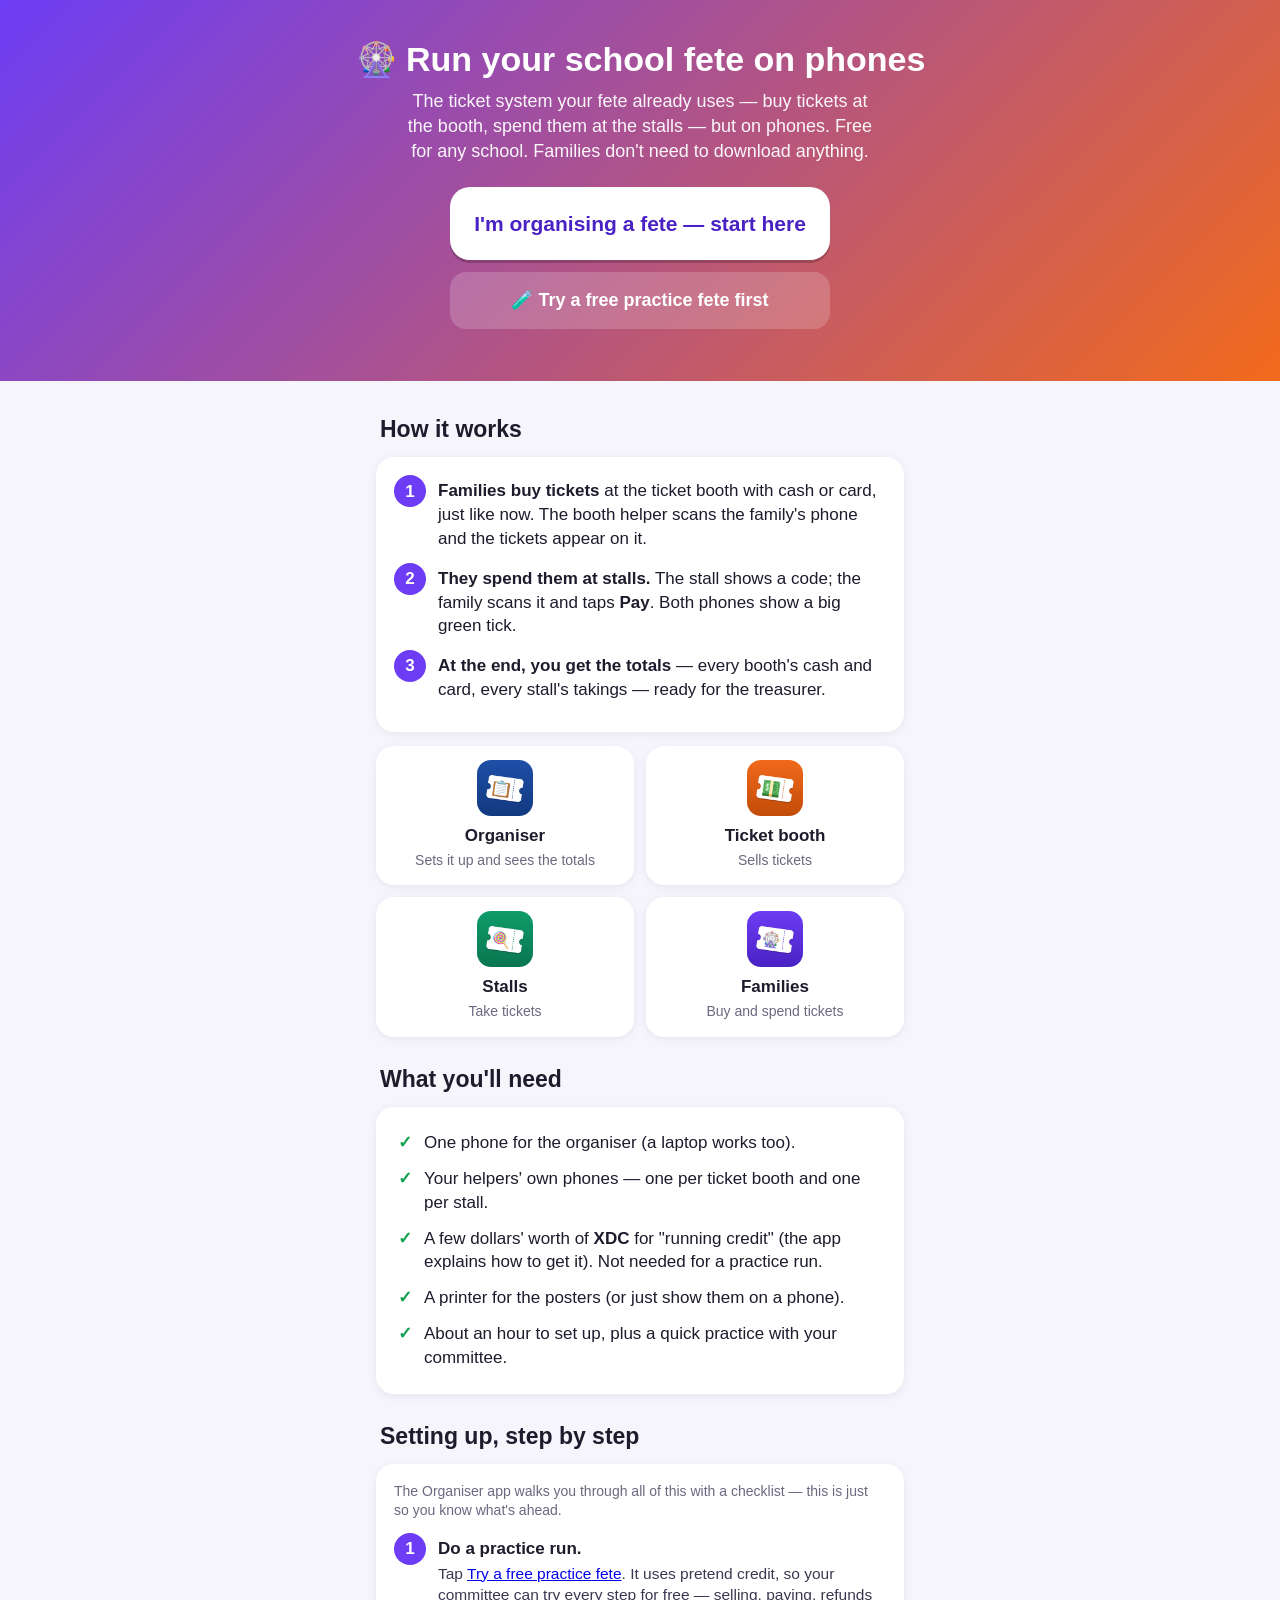
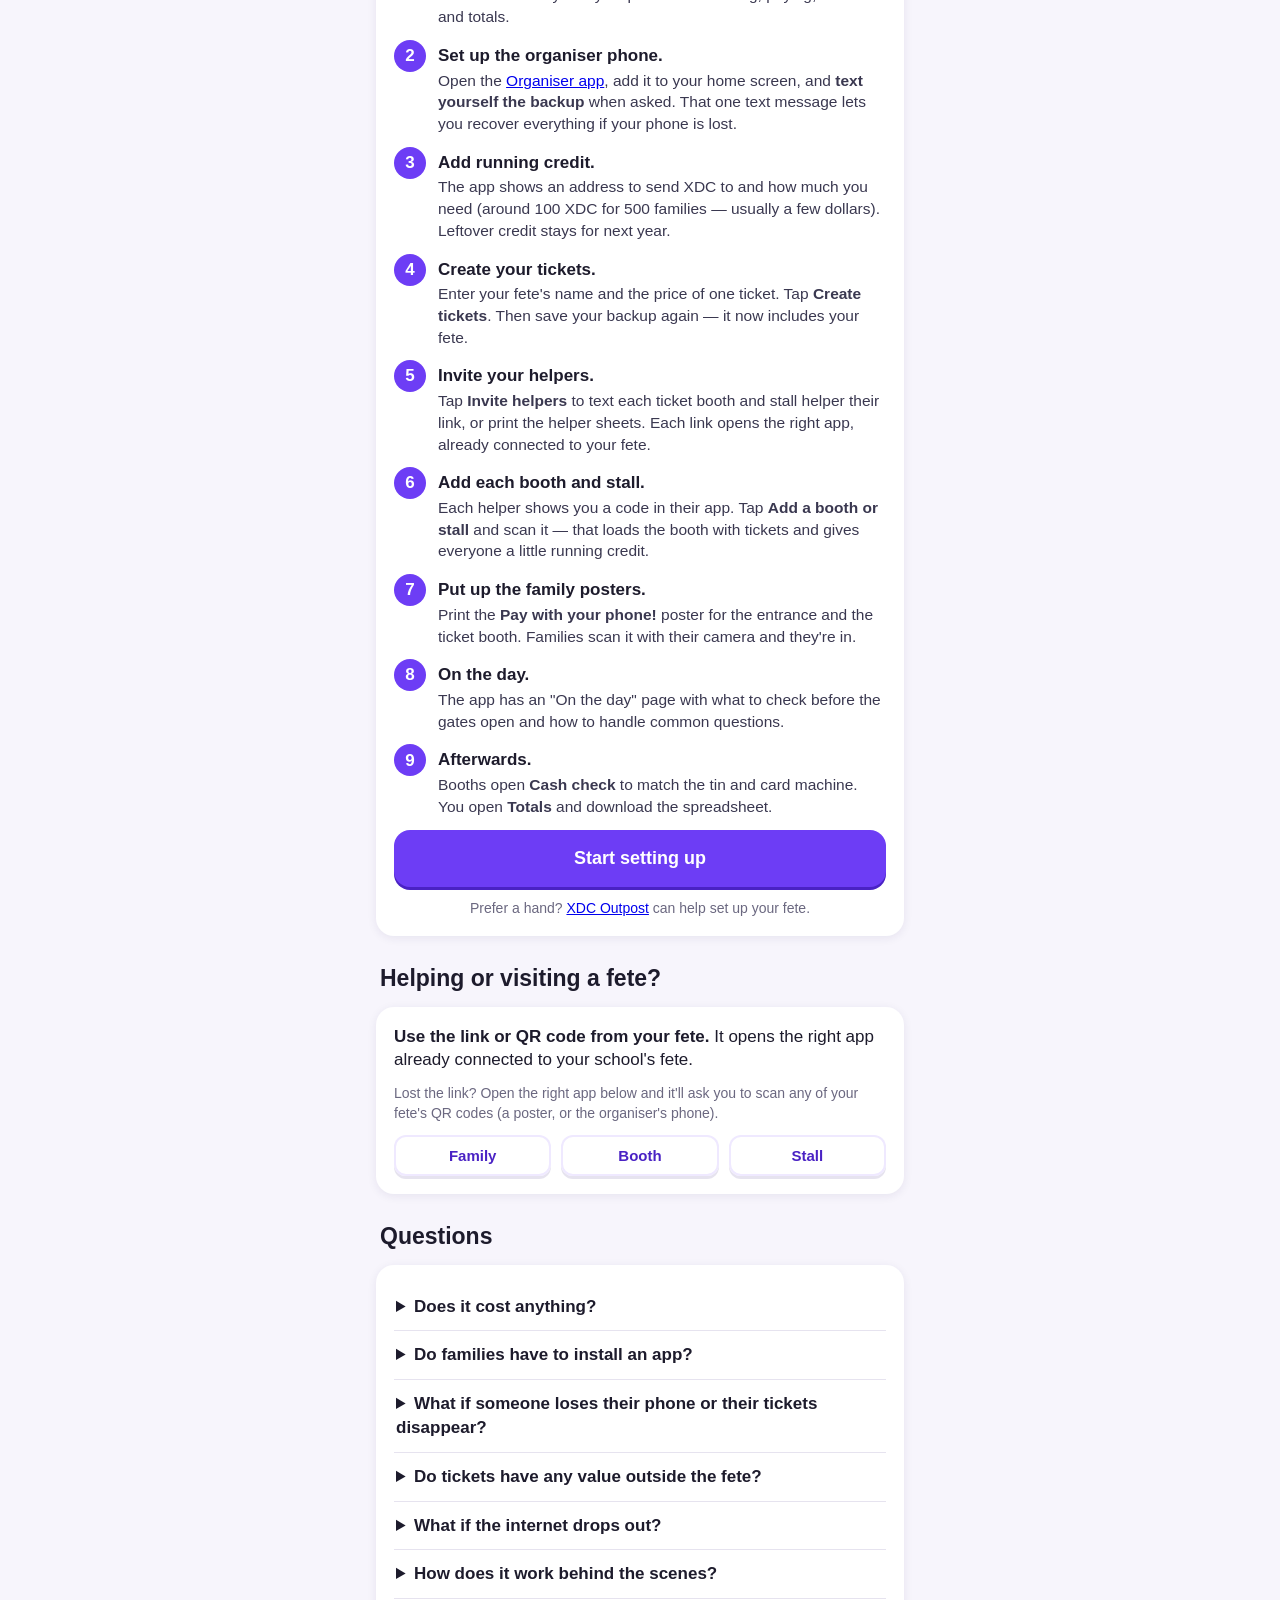
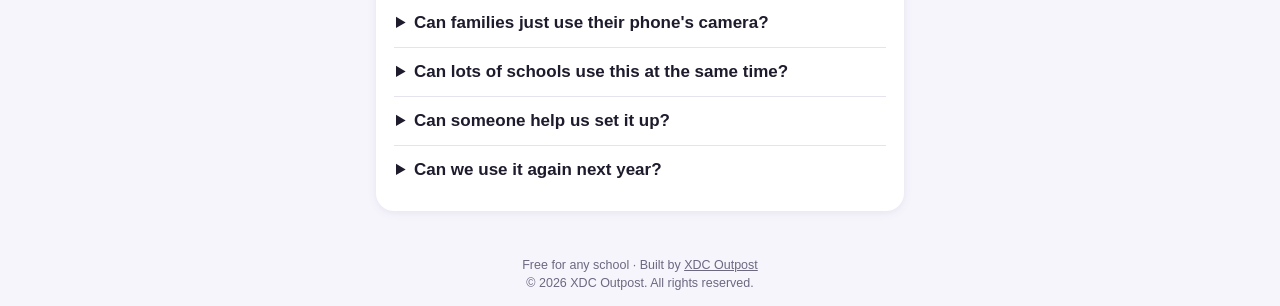
<file: index.html>
<!DOCTYPE html>
<html lang="en">
<head>
<meta charset="utf-8">
<meta name="viewport" content="width=device-width, initial-scale=1, viewport-fit=cover">
<title>Fete Tickets — run your school fete on phones</title>
<meta name="description" content="Free phone tickets for school fetes. Families buy tickets at the booth and pay at any stall by scanning a code. Set it up yourself in an afternoon.">
<meta name="theme-color" content="#6d3df5">
<link rel="icon" type="image/png" href="icons/customer-192.png">
<link rel="apple-touch-icon" href="icons/customer-180.png">
<link rel="stylesheet" href="shared/app.css">
<style>
  body { -webkit-user-select: text; user-select: text; }
  .hero-top { background: linear-gradient(135deg, #6d3df5, #f26a1b); color: #fff; padding: calc(40px + env(safe-area-inset-top, 0px)) 20px 40px; text-align: center; }
  .hero-top h1 { font-size: 34px; margin: 0 0 10px; line-height: 1.15; }
  .hero-top p { margin: 0 auto 22px; max-width: 480px; font-size: 18px; opacity: .95; }
  .hero-top .btn { max-width: 380px; margin-left: auto; margin-right: auto; }
  .hero-top .btn.white { background: #fff; color: #4a22c4; box-shadow: 0 3px 0 rgba(0,0,0,.2); }
  .hero-top .btn.clear { background: rgba(255,255,255,.18); box-shadow: none; }
  .roles { display: grid; grid-template-columns: 1fr 1fr; gap: 12px; margin-bottom: 14px; }
  .roles .card { margin: 0; text-align: center; padding: 14px 10px; }
  .roles img { width: 56px; height: 56px; border-radius: 14px; display: block; margin: 0 auto 8px; }
  .roles b { display: block; }
  .roles span { font-size: 14px; color: var(--muted); }
  .need li { padding: 6px 0 6px 30px; position: relative; list-style: none; }
  .need li::before { content: "✓"; position: absolute; left: 4px; color: var(--ok); font-weight: 800; }
  .need { padding: 0; margin: 0; }
  details.faq { border-bottom: 1px solid var(--line); padding: 12px 2px; }
  details.faq:last-child { border-bottom: 0; }
  details.faq summary { font-weight: 700; cursor: pointer; }
  details.faq p { margin: 8px 0 0; color: #3a3850; }
  .step-detail { color: #3a3850; font-size: 15.5px; margin-top: 2px; }
  .sec-title { margin: 26px 4px 12px; font-size: 23px; }
  main { padding-top: 6px; }
</style>
</head>
<body>
<div class="hero-top">
  <h1>🎡 Run your school fete on phones</h1>
  <p>The ticket system your fete already uses — buy tickets at the booth, spend them at the stalls — but on phones. Free for any school. Families don't need to download anything.</p>
  <a class="btn huge white" href="organiser/">I'm organising a fete — start here</a>
  <a class="btn clear" href="organiser/?net=test">🧪 Try a free practice fete first</a>
</div>

<main>
  <h2 class="sec-title">How it works</h2>
  <div class="card">
    <ol class="steps">
      <li><b>Families buy tickets</b> at the ticket booth with cash or card, just like now. The booth helper scans the family's phone and the tickets appear on it.</li>
      <li><b>They spend them at stalls.</b> The stall shows a code; the family scans it and taps <b>Pay</b>. Both phones show a big green tick.</li>
      <li><b>At the end, you get the totals</b> — every booth's cash and card, every stall's takings — ready for the treasurer.</li>
    </ol>
  </div>

  <div class="roles">
    <div class="card"><img src="icons/organiser-192.png" alt=""><b>Organiser</b><span>Sets it up and sees the totals</span></div>
    <div class="card"><img src="icons/booth-192.png" alt=""><b>Ticket booth</b><span>Sells tickets</span></div>
    <div class="card"><img src="icons/stall-192.png" alt=""><b>Stalls</b><span>Take tickets</span></div>
    <div class="card"><img src="icons/customer-192.png" alt=""><b>Families</b><span>Buy and spend tickets</span></div>
  </div>

  <h2 class="sec-title">What you'll need</h2>
  <div class="card">
    <ul class="need">
      <li>One phone for the organiser (a laptop works too).</li>
      <li>Your helpers' own phones — one per ticket booth and one per stall.</li>
      <li>A few dollars' worth of <b>XDC</b> for "running credit" (the app explains how to get it). Not needed for a practice run.</li>
      <li>A printer for the posters (or just show them on a phone).</li>
      <li>About an hour to set up, plus a quick practice with your committee.</li>
    </ul>
  </div>

  <h2 class="sec-title">Setting up, step by step</h2>
  <div class="card">
    <p class="muted small">The Organiser app walks you through all of this with a checklist — this is just so you know what's ahead.</p>
    <ol class="steps">
      <li><b>Do a practice run.</b><div class="step-detail">Tap <a href="organiser/?net=test">Try a free practice fete</a>. It uses pretend credit, so your committee can try every step for free — selling, paying, refunds and totals.</div></li>
      <li><b>Set up the organiser phone.</b><div class="step-detail">Open the <a href="organiser/">Organiser app</a>, add it to your home screen, and <b>text yourself the backup</b> when asked. That one text message lets you recover everything if your phone is lost.</div></li>
      <li><b>Add running credit.</b><div class="step-detail">The app shows an address to send XDC to and how much you need (around 100 XDC for 500 families — usually a few dollars). Leftover credit stays for next year.</div></li>
      <li><b>Create your tickets.</b><div class="step-detail">Enter your fete's name and the price of one ticket. Tap <b>Create tickets</b>. Then save your backup again — it now includes your fete.</div></li>
      <li><b>Invite your helpers.</b><div class="step-detail">Tap <b>Invite helpers</b> to text each ticket booth and stall helper their link, or print the helper sheets. Each link opens the right app, already connected to your fete.</div></li>
      <li><b>Add each booth and stall.</b><div class="step-detail">Each helper shows you a code in their app. Tap <b>Add a booth or stall</b> and scan it — that loads the booth with tickets and gives everyone a little running credit.</div></li>
      <li><b>Put up the family posters.</b><div class="step-detail">Print the <b>Pay with your phone!</b> poster for the entrance and the ticket booth. Families scan it with their camera and they're in.</div></li>
      <li><b>On the day.</b><div class="step-detail">The app has an "On the day" page with what to check before the gates open and how to handle common questions.</div></li>
      <li><b>Afterwards.</b><div class="step-detail">Booths open <b>Cash check</b> to match the tin and card machine. You open <b>Totals</b> and download the spreadsheet.</div></li>
    </ol>
    <a class="btn" href="organiser/">Start setting up</a>
    <p class="small muted center" style="margin:4px 0 0">Prefer a hand? <a href="https://xdcoutpost.xyz" target="_blank" rel="noopener">XDC Outpost</a> can help set up your fete.</p>
  </div>

  <h2 class="sec-title">Helping or visiting a fete?</h2>
  <div class="card">
    <p><b>Use the link or QR code from your fete.</b> It opens the right app already connected to your school's fete.</p>
    <p class="small muted">Lost the link? Open the right app below and it'll ask you to scan any of your fete's QR codes (a poster, or the organiser's phone).</p>
    <div class="grid3">
      <a class="btn secondary small" style="width:100%" href="customer/">Family</a>
      <a class="btn secondary small" style="width:100%" href="booth/">Booth</a>
      <a class="btn secondary small" style="width:100%" href="stall/">Stall</a>
    </div>
  </div>

  <h2 class="sec-title">Questions</h2>
  <div class="card">
    <details class="faq"><summary>Does it cost anything?</summary><p>The apps are free. The only cost is a small amount of XDC "running credit" that pays the tiny network fees each time tickets move — usually a few dollars for a whole fete. Practice runs are completely free.</p></details>
    <details class="faq"><summary>Do families have to install an app?</summary><p>No. They scan the poster and it opens in their phone's browser. Adding it to the home screen is optional. Helpers are asked to add their app to the home screen because they'll use it all day.</p></details>
    <details class="faq"><summary>What if someone loses their phone or their tickets disappear?</summary><p>When anyone starts, the app asks them to text themselves a backup message. Pasting that message back into the app — on any phone — brings their tickets back. The same goes for the organiser, whose backup also brings back the whole fete and team list.</p></details>
    <details class="faq"><summary>Do tickets have any value outside the fete?</summary><p>No. Just like paper tickets, they're only for spending at your fete. The money itself never goes through the app — families pay the ticket booth with cash or card as usual.</p></details>
    <details class="faq"><summary>What if the internet drops out?</summary><p>Phones need mobile data or Wi-Fi to buy and spend tickets. The apps reconnect by themselves and show a notice while offline. We recommend keeping a roll of paper tickets at the booth as a backup, just in case.</p></details>
    <details class="faq"><summary>How does it work behind the scenes?</summary><p>Tickets are recorded on the XDC Network, a fast, low-cost public ledger, which is why every movement can be counted exactly for the totals. Nobody at the fete needs to know or do anything about that — it just works in the background.</p></details>
    <details class="faq"><summary>Can families just use their phone's camera?</summary><p>Yes. The poster and every stall's payment code work with the phone's ordinary camera — it opens straight to the right screen. The in-app <b>Pay at a stall</b> button works too.</p></details>
    <details class="faq"><summary>Can lots of schools use this at the same time?</summary><p>Yes. Each school creates its own tickets, so fetes are completely separate — one school's tickets can't be spent at another school's fete, and each school sees only its own totals. A family who goes to two fetes keeps the two sets of tickets apart automatically and can switch between them in Settings.</p></details>
    <details class="faq"><summary>Can someone help us set it up?</summary><p>Yes. Fete Tickets is built by <a href="https://xdcoutpost.xyz" target="_blank" rel="noopener">XDC Outpost</a>, and we're happy to help your school with setup, a practice run with your committee, running credit, or anything on the day. Get in touch via <a href="https://xdcoutpost.xyz" target="_blank" rel="noopener">xdcoutpost.xyz</a>.</p></details>
    <details class="faq"><summary>Can we use it again next year?</summary><p>Yes. In the Organiser app, go to Settings → <b>Set up a different fete</b>. Any leftover running credit carries over.</p></details>
  </div>
</main>
<div class="footer">Free for any school · Built by <a href="https://xdcoutpost.xyz" target="_blank" rel="noopener">XDC Outpost</a><br>© 2026 XDC Outpost. All rights reserved.</div>
</body>
</html>
</file>
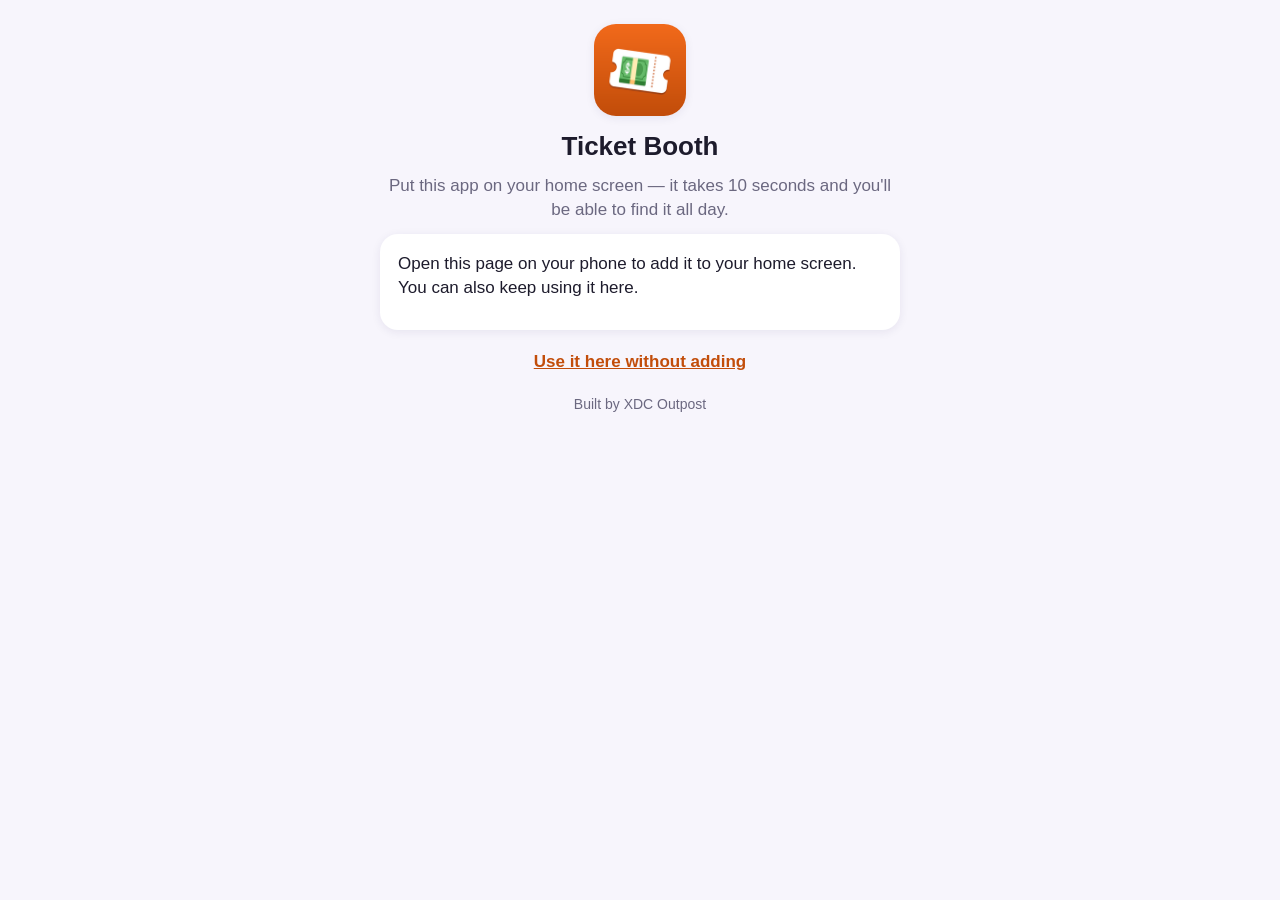
<file: booth/index.html>
<!DOCTYPE html>
<html lang="en">
<head>
<meta charset="utf-8">
<meta name="viewport" content="width=device-width, initial-scale=1, viewport-fit=cover">
<title>Ticket Booth</title>
<meta name="theme-color" content="#f26a1b">
<meta name="description" content="Sell fete tickets">
<link rel="manifest" href="manifest.webmanifest">
<link rel="icon" type="image/png" href="../icons/booth-192.png">
<link rel="apple-touch-icon" href="../icons/booth-180.png">
<meta name="apple-mobile-web-app-capable" content="yes">
<meta name="mobile-web-app-capable" content="yes">
<meta name="apple-mobile-web-app-title" content="Ticket Booth">
<meta name="apple-mobile-web-app-status-bar-style" content="black-translucent">
<link rel="stylesheet" href="../shared/app.css">
</head>
<body>
<header class="topbar">
  <div class="title"><b>Ticket Booth</b><small data-fete-name>&nbsp;</small></div>
  <button class="icon-btn" id="settingsBtn" aria-label="Settings">⚙️</button>
</header>

<main>
  <section data-view="home" hidden>
    <div id="setupNote" class="notice info" hidden>
      <b>Get tickets to sell.</b> Ask the fete organiser to scan this phone's code.
      <button class="btn small" id="showCode2">Show my code</button>
    </div>
    <div id="creditWarn" class="notice warn" hidden></div>
    <div id="backupNag" class="notice warn" hidden>
      <b>Save this phone's backup</b> in case anything happens to it.
      <button class="btn small" id="backupNow">Save it now</button>
    </div>

    <div class="card">
      <div class="row" style="align-items:center">
        <div><div class="muted small">Tickets left to sell</div><div style="font-size:30px;font-weight:800;color:var(--brand-dark)" id="float">–</div></div>
        <div style="text-align:right"><div class="muted small">Price</div><div style="font-weight:700" id="price">–</div></div>
      </div>
    </div>

    <h3 style="margin:4px 4px 10px">Sell tickets — tap what they paid</h3>
    <div class="grid3" id="quick"></div>
    <div style="height:12px"></div>
    <button class="btn secondary" id="otherBtn">Other amount</button>

    <div class="grid2">
      <button class="btn secondary" id="topupBtn"><span class="emoji">⚡</span> Fix a phone</button>
      <button class="btn secondary" id="buybackBtn"><span class="emoji">↩️</span> Buy back</button>
    </div>

    <div class="card">
      <div class="row" style="align-items:center;margin-bottom:6px"><h3 style="margin:0">Today</h3><button class="btn ghost small" id="totalsBtn" style="flex:none">Cash check ›</button></div>
      <div class="stat-grid">
        <div class="stat"><b id="tSold">0</b><span>tickets sold</span></div>
        <div class="stat"><b id="tMoney">$0</b><span>taken (cash + card)</span></div>
      </div>
      <ul class="list" id="recent" style="margin-top:8px"></ul>
    </div>
    <button class="btn ghost" id="myCodeBtn">Show this booth's code (for the organiser)</button>
  </section>

  <section data-view="mycode" hidden>
    <div class="center">
      <h1>This booth's code</h1>
      <p class="muted">The organiser scans this to load tickets and running credit onto this phone.</p>
      <div class="qr big" id="myQr"></div>
      <button class="btn secondary" data-home>Back</button>
    </div>
  </section>

  <section data-view="request" hidden>
    <div class="center">
      <h1 id="reqTitle">Customer: scan this</h1>
      <p class="muted" id="reqSub"></p>
      <div class="qr big" id="reqQr"></div>
      <div class="pill" id="reqStatus"><span class="spinner sm"></span>&nbsp; Waiting for the customer…</div>
      <div style="height:18px"></div>
      <button class="btn ghost" id="reqCancel">Cancel</button>
    </div>
  </section>

  <section data-view="totals" hidden>
    <h1>Cash check</h1>
    <div class="seg" id="totalsRange"><button data-r="today" class="on">Today</button><button data-r="all">All time</button></div>
    <div class="card">
      <div class="stat-grid">
        <div class="stat"><b id="cCash">$0</b><span>cash taken</span></div>
        <div class="stat"><b id="cCard">$0</b><span>card taken</span></div>
        <div class="stat"><b id="cBack">$0</b><span>paid back (buy-backs)</span></div>
        <div class="stat"><b id="cSales">0</b><span>sales</span></div>
      </div>
      <div class="notice info" style="margin:14px 0 0">The cash tin should hold <b id="cTin">$0</b> more than it started with.</div>
    </div>
    <div class="card"><h3>All sales</h3><ul class="list" id="allList"></ul></div>
    <button class="btn secondary" id="returnBtn">End of day: send unsold tickets back to organiser</button>
    <button class="btn ghost" data-home>Back</button>
  </section>
</main>
<script src="../config.js"></script>
<script src="../shared/vendor/ethers.umd.min.js"></script>
<script src="../shared/vendor/qrcode.js"></script>
<script src="../shared/vendor/jsQR.js"></script>
<script src="../shared/contract.js"></script>
<script src="../shared/core.js"></script>
<script src="app.js"></script>
</body>
</html>
</file>
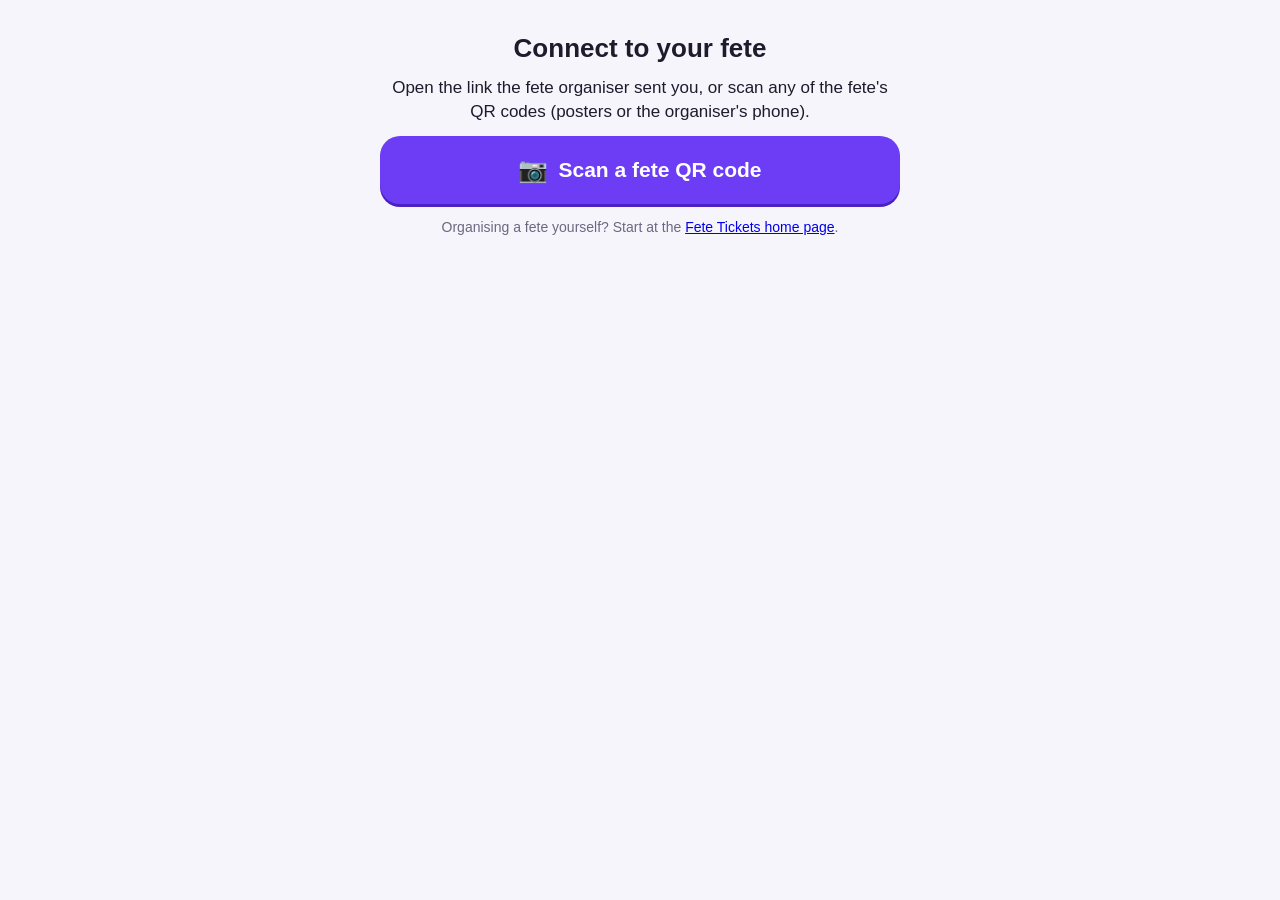
<file: customer/index.html>
<!DOCTYPE html>
<html lang="en">
<head>
<meta charset="utf-8">
<meta name="viewport" content="width=device-width, initial-scale=1, viewport-fit=cover">
<title>Fete Tickets</title>
<meta name="theme-color" content="#6d3df5">
<meta name="description" content="Your fete tickets on your phone">
<link rel="manifest" href="manifest.webmanifest">
<link rel="icon" type="image/png" href="../icons/customer-192.png">
<link rel="apple-touch-icon" href="../icons/customer-180.png">
<meta name="apple-mobile-web-app-capable" content="yes">
<meta name="mobile-web-app-capable" content="yes">
<meta name="apple-mobile-web-app-title" content="Tickets">
<meta name="apple-mobile-web-app-status-bar-style" content="black-translucent">
<link rel="stylesheet" href="../shared/app.css">
</head>
<body>
<header class="topbar">
  <div class="title"><b>My Fete Tickets</b><small data-fete-name>&nbsp;</small></div>
  <button class="icon-btn" id="settingsBtn" aria-label="Settings">⚙️</button>
</header>

<main>
  <!-- HOME -->
  <section data-view="home" hidden>
    <div id="backupNag" class="notice warn" hidden>
      <b>Save your backup</b> so you can't lose your tickets.
      <button class="btn small" id="backupNow">Save it now</button>
    </div>

    <div id="installTip" class="notice info" hidden>
      <div class="row" style="align-items:flex-start;gap:8px">
        <div style="flex:1">📲 <b>Tip:</b> add this to your home screen so it's easy to find today.</div>
        <button class="link" id="installTipX" aria-label="Dismiss" style="flex:none;padding:0 4px;text-decoration:none;font-size:20px">✕</button>
      </div>
      <button class="btn small" id="installTipGo">Show me how</button>
    </div>

    <div class="card hero">
      <div class="muted small">You have</div>
      <div class="big-number" id="bal">–</div>
      <div class="unit" id="balUnit">tickets</div>
      <div class="pill" id="balMoney" style="margin-top:10px" hidden></div>
    </div>

    <button class="btn huge" id="payBtn"><span class="emoji">📷</span> Pay at a stall</button>
    <div class="grid2">
      <button class="btn secondary" id="getBtn"><span class="emoji">🎟️</span> Get tickets</button>
      <button class="btn secondary" id="giveBtn"><span class="emoji">🎁</span> Give tickets</button>
    </div>

    <div class="card">
      <h3>Recent</h3>
      <ul class="list" id="recent"></ul>
      <button class="btn ghost small" id="allBtn" hidden>See everything</button>
    </div>
  </section>

  <!-- MY CODE (to receive tickets) -->
  <section data-view="mycode" hidden>
    <div class="center">
      <h1>Show this to the ticket booth</h1>
      <p class="muted">Pay them with cash or card, then they'll scan this code and your tickets appear here.</p>
      <div class="qr big" id="myQr"></div>
      <div class="pill" id="liveBal">You have – tickets</div>
      <div style="height:18px"></div>
      <button class="btn secondary" data-home>Back</button>
    </div>
  </section>

  <!-- PAY CONFIRM -->
  <section data-view="pay" hidden>
    <div class="card hero">
      <div class="muted">Pay</div>
      <div class="big-number" id="payAmt">–</div>
      <div class="unit" id="payUnit">tickets</div>
      <h2 id="payTo" style="margin:14px 0 4px"></h2>
      <div class="muted" id="payLabel"></div>
    </div>
    <div id="payWarn" class="notice bad" hidden></div>
    <p class="center muted small" id="payAfter"></p>
    <button class="btn huge ok" id="payGo">Pay now</button>
    <button class="btn ghost" data-home>Cancel</button>
  </section>

  <!-- HISTORY -->
  <section data-view="history" hidden>
    <h1>Everything</h1>
    <div class="card"><ul class="list" id="allList"></ul></div>
    <button class="btn secondary" data-home>Back</button>
  </section>
</main>
<script src="../config.js"></script>
<script src="../shared/vendor/ethers.umd.min.js"></script>
<script src="../shared/vendor/qrcode.js"></script>
<script src="../shared/vendor/jsQR.js"></script>
<script src="../shared/contract.js"></script>
<script src="../shared/core.js"></script>
<script src="app.js"></script>
</body>
</html>
</file>
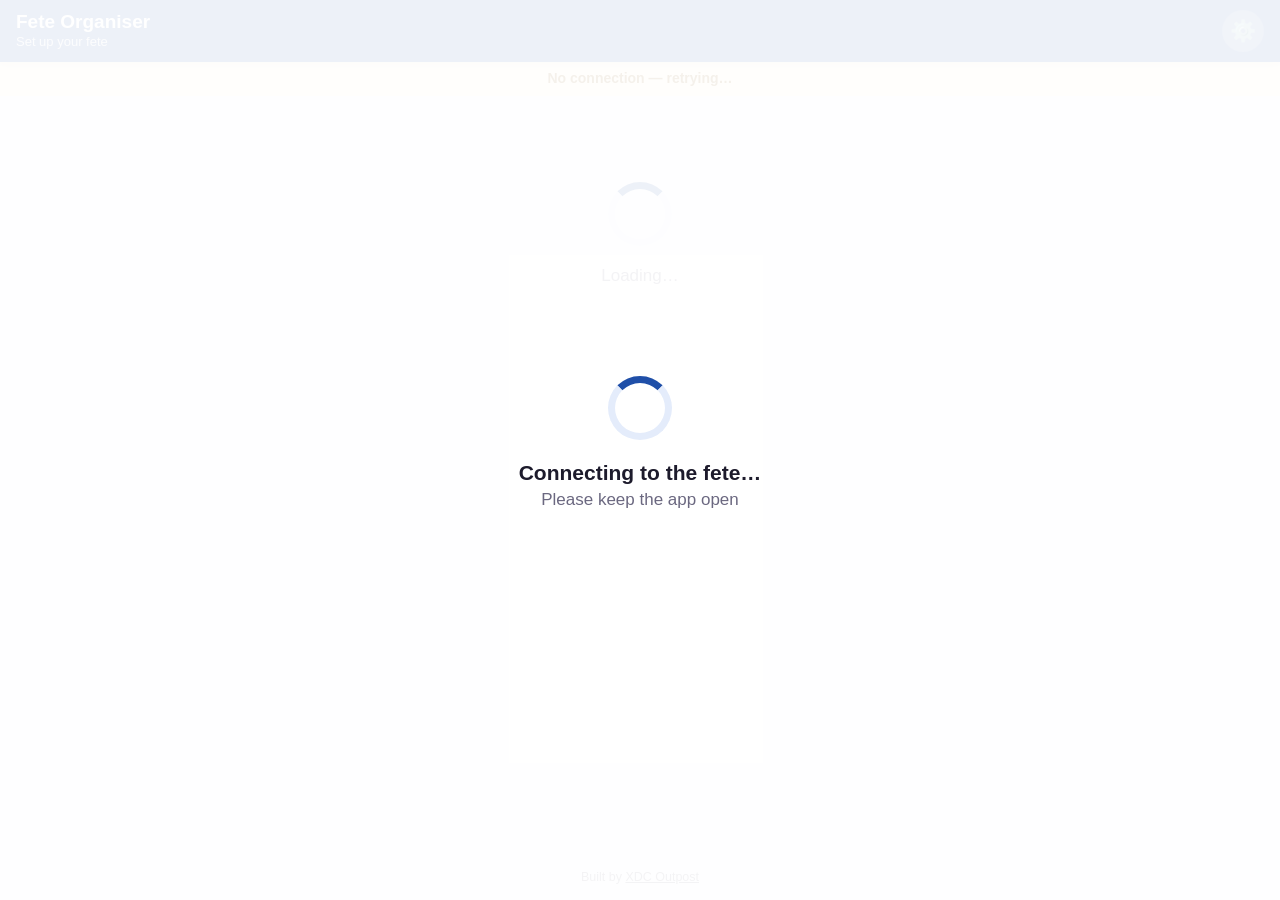
<file: organiser/index.html>
<!DOCTYPE html>
<html lang="en">
<head>
<meta charset="utf-8">
<meta name="viewport" content="width=device-width, initial-scale=1, viewport-fit=cover">
<title>Fete Organiser</title>
<meta name="theme-color" content="#1f4fa8">
<meta name="description" content="Run the fete ticket system">
<link rel="manifest" href="manifest.webmanifest">
<link rel="icon" type="image/png" href="../icons/organiser-192.png">
<link rel="apple-touch-icon" href="../icons/organiser-180.png">
<meta name="apple-mobile-web-app-capable" content="yes">
<meta name="mobile-web-app-capable" content="yes">
<meta name="apple-mobile-web-app-title" content="Organiser">
<meta name="apple-mobile-web-app-status-bar-style" content="black-translucent">
<link rel="stylesheet" href="../shared/app.css">
</head>
<body>
<header class="topbar no-print">
  <div class="title"><b>Fete Organiser</b><small data-fete-name>Set up your fete</small></div>
  <button class="icon-btn" id="settingsBtn" aria-label="Settings">⚙️</button>
</header>

<main>
  <!-- SETUP (no fete yet) -->
  <section data-view="setup" hidden>
    <h1>Set up your fete</h1>
    <div id="practiceOffer" class="notice info">
      <b>First time?</b> Do a practice run with pretend credit — it costs nothing and your committee can try every step.
      <button class="btn small" id="practiceGo">🧪 Start a practice fete</button>
    </div>
    <div id="practiceOn" class="notice warn" hidden>
      <b>Practice mode.</b> Everything works the same, but tickets and credit are pretend. Get free practice credit (below), then follow the steps.
      <button class="btn small secondary" id="practiceOff">Switch to a real fete</button>
    </div>

    <div class="card">
      <h2>1. Add running credit</h2>
      <p>The ticket system needs a small amount of <b>XDC</b> (a digital currency) to run — it pays tiny fees each time tickets move. About <b id="needEst">100 XDC</b> covers a typical fete (usually a few dollars' worth).</p>
      <details id="howXdc" class="card" style="box-shadow:none;background:var(--bg);margin-bottom:12px">
        <summary><b>How do I get XDC?</b></summary>
        <div id="howXdcBody" style="margin-top:10px"></div>
      </details>
      <div id="creditBox"></div>
    </div>

    <div class="card">
      <h2>2. Create your tickets</h2>
      <label class="field"><span>Fete name</span><input class="input" id="fName" maxlength="40" placeholder="e.g. Greenvale Public School Fete 2026"></label>
      <label class="field"><span>Price of one ticket (<span data-cur></span>)</span><input class="input" id="fPrice" type="number" inputmode="decimal" min="0.05" step="0.05" value="1.00"></label>
      <details class="small muted" style="margin-bottom:14px"><summary>More options</summary>
        <label class="field" style="margin-top:10px"><span>Number of tickets to create</span><input class="input" id="fSupply" type="number" inputmode="numeric" min="1000" step="1000" value="2000000"></label>
        <p>Create plenty — unsold tickets simply stay with you.</p>
      </details>
      <button class="btn huge" id="createBtn">Create tickets</button>
    </div>
    <div class="center"><button class="link" id="restoreOrg">Already set up on another phone? Restore your organiser backup</button></div>
  </section>

  <!-- JUST CREATED -->
  <section data-view="published" hidden>
    <div class="card center">
      <div style="font-size:60px">🎉</div>
      <h1>Your tickets are ready!</h1>
      <p class="muted">Two quick things and you're set.</p>
    </div>
    <div class="card">
      <h3>1. Save your organiser backup again</h3>
      <p class="small">Your backup message now includes your fete. If this phone is ever lost, that one text gets everything back on a new phone.</p>
      <button class="btn" id="pubBackup"><span class="emoji">📩</span> Save my backup</button>
      <div class="notice ok" id="pubBackupDone" hidden>✓ Backup saved</div>
    </div>
    <div class="card">
      <h3>2. Invite your helpers</h3>
      <p class="small">Send your ticket booth and stall helpers their link — or print the helper sheets.</p>
      <button class="btn secondary" id="pubInvite"><span class="emoji">👋</span> Invite helpers</button>
    </div>
    <button class="btn ghost" id="pubDone">Go to my dashboard</button>
  </section>

  <!-- DASHBOARD -->
  <section data-view="dash" hidden>
    <div id="backupNag" class="notice bad" hidden>
      <b>Save your organiser backup now.</b> Without it, losing this phone means losing control of the fete's tickets.
      <button class="btn small" id="backupNow">Save it now</button>
    </div>
    <div id="creditWarn" class="notice warn" hidden></div>

    <div class="card" id="checklistCard">
      <h2>Getting ready</h2>
      <ul class="list" id="checklist"></ul>
    </div>

    <div class="card">
      <div class="row">
        <div><div class="muted small">Tickets with you</div><div style="font-size:26px;font-weight:800;color:var(--brand-dark)" id="dTickets">–</div></div>
        <div style="text-align:right"><div class="muted small">Running credit</div><div style="font-size:26px;font-weight:800" id="dCredit">–</div></div>
      </div>
      <p class="small muted" style="margin:8px 0 0" id="dPrice"></p>
    </div>

    <div class="card">
      <div class="row" style="align-items:center"><h2 style="margin:0">Your team</h2><button class="btn small" id="refreshTeam" style="flex:none" aria-label="Refresh">↻</button></div>
      <p class="small muted">Ticket booths and stalls. Tap one for options.</p>
      <ul class="list" id="team"></ul>
      <button class="btn" id="addMember"><span class="emoji">📷</span> Add a booth or stall</button>
      <button class="btn secondary" id="inviteBtn2"><span class="emoji">👋</span> Invite helpers</button>
    </div>

    <div class="grid2">
      <button class="btn secondary" id="reportBtn"><span class="emoji">📊</span> Totals</button>
      <button class="btn secondary" id="postersBtn"><span class="emoji">🖨️</span> Posters</button>
      <button class="btn secondary" id="creditBtn"><span class="emoji">⚡</span> Credit</button>
      <button class="btn secondary" id="giftBtn"><span class="emoji">🎁</span> Give tickets</button>
    </div>
    <button class="btn ghost" id="dayGuideBtn">📋 On the day: what to do</button>
    <button class="btn ghost" id="feteSettingsBtn">Fete name &amp; ticket price</button>
    <p class="small muted center">Need a hand? <a href="https://xdcoutpost.xyz" target="_blank" rel="noopener">XDC Outpost</a> can help with setup or on the day.</p>
  </section>

  <!-- INVITE HELPERS -->
  <section data-view="invite" hidden>
    <h1>Invite your helpers</h1>
    <p class="muted">Helpers use their own phones. Send each one the right link (text, WhatsApp, email…). It opens the app already connected to your fete.</p>
    <div class="card">
      <h3>🎟️ Ticket booth helpers</h3>
      <p class="small">They sell tickets for cash or card.</p>
      <div class="grid2"><button class="btn small" style="width:100%" data-share="booth">Send link</button><button class="btn secondary small" style="width:100%" data-copylink="booth">Copy link</button></div>
    </div>
    <div class="card">
      <h3>🍭 Stall helpers</h3>
      <p class="small">They take tickets for food, rides and games.</p>
      <div class="grid2"><button class="btn small" style="width:100%" data-share="stall">Send link</button><button class="btn secondary small" style="width:100%" data-copylink="stall">Copy link</button></div>
    </div>
    <div class="card">
      <h3>Then, for each helper</h3>
      <ol class="steps">
        <li>They open the link and follow the steps (about a minute).</li>
        <li>They tap <b>Show this booth's / stall's code</b>.</li>
        <li>You tap <b>Add a booth or stall</b> and scan it. That loads them up and they're ready.</li>
      </ol>
      <p class="small muted">Prefer paper? Print the helper sheets from <b>Posters</b> — each has a QR code to scan.</p>
    </div>
    <button class="btn secondary" data-dash>Back</button>
  </section>

  <!-- RUNNING CREDIT -->
  <section data-view="credit" hidden>
    <h1>Running credit</h1>
    <div class="card" id="creditBox2"></div>
    <div class="card">
      <h3>How much do I need?</h3>
      <label class="field"><span>Expected number of families using phones</span><input class="input" id="estPeople" type="number" inputmode="numeric" value="500"></label>
      <p id="estOut"></p>
    </div>
    <button class="btn secondary" data-dash>Back</button>
  </section>

  <!-- REPORT -->
  <section data-view="report" hidden>
    <h1>Totals &amp; cash check</h1>
    <div id="repBody"></div>
    <button class="btn secondary" id="csvBtn" hidden>Download spreadsheet (CSV)</button>
    <button class="btn ghost" data-dash>Back</button>
  </section>

  <!-- POSTERS -->
  <section data-view="posters" hidden>
    <h1 class="no-print">Posters &amp; helper sheets</h1>
    <p class="muted no-print">Print these, or show them on this phone. Each has its own Print button.</p>
    <div id="posterList"></div>
    <button class="btn ghost no-print" data-dash>Back</button>
  </section>

  <!-- ON THE DAY -->
  <section data-view="dayguide" hidden>
    <h1>On the day</h1>
    <div class="card"><h3>Before gates open</h3><ol class="steps">
      <li>Every booth and stall phone opens its app and shows a balance (refresh on your dashboard to check).</li>
      <li>Ticket booths have tickets loaded; everyone has running credit (no warnings on your dashboard).</li>
      <li>Families' posters are up at the entrance and the ticket booth.</li>
      <li>Phones are charged — bring a power bank or two for booths.</li></ol></div>
    <div class="card"><h3>During the fete</h3><ul class="list">
      <li><div class="grow"><b>A family can't pay — "needs a top-up"</b><span style="white-space:normal">Ticket booth taps <b>Fix a phone</b> and scans them. Free, takes seconds.</span></div></li>
      <li><div class="grow"><b>A booth is running low on tickets</b><span style="white-space:normal">Tap the booth in <b>Your team</b> → Load more tickets.</span></div></li>
      <li><div class="grow"><b>Someone's tickets disappeared</b><span style="white-space:normal">They open the app, tap <b>I've used this before</b>, and paste their backup text.</span></div></li>
      <li><div class="grow"><b>A family wants their money back</b><span style="white-space:normal">Ticket booth taps <b>Buy back</b>; the app says how much cash to hand over.</span></div></li>
      <li><div class="grow"><b>No phone / no internet</b><span style="white-space:normal">Keep a roll of paper tickets at the booth as a backup.</span></div></li></ul></div>
    <div class="card"><h3>After the fete</h3><ol class="steps">
      <li>Each booth opens <b>Cash check</b> — cash and card totals to match against the tin and the card machine.</li>
      <li>Booths send unsold tickets back; stalls <b>hand in</b> their tickets.</li>
      <li>You open <b>Totals</b> and download the spreadsheet for the treasurer.</li></ol></div>
    <button class="btn secondary" data-dash>Back</button>
  </section>
</main>
<script src="../config.js"></script>
<script src="../shared/vendor/ethers.umd.min.js"></script>
<script src="../shared/vendor/qrcode.js"></script>
<script src="../shared/vendor/jsQR.js"></script>
<script src="../shared/contract.js"></script>
<script src="../shared/core.js"></script>
<script src="app.js"></script>
</body>
</html>
</file>
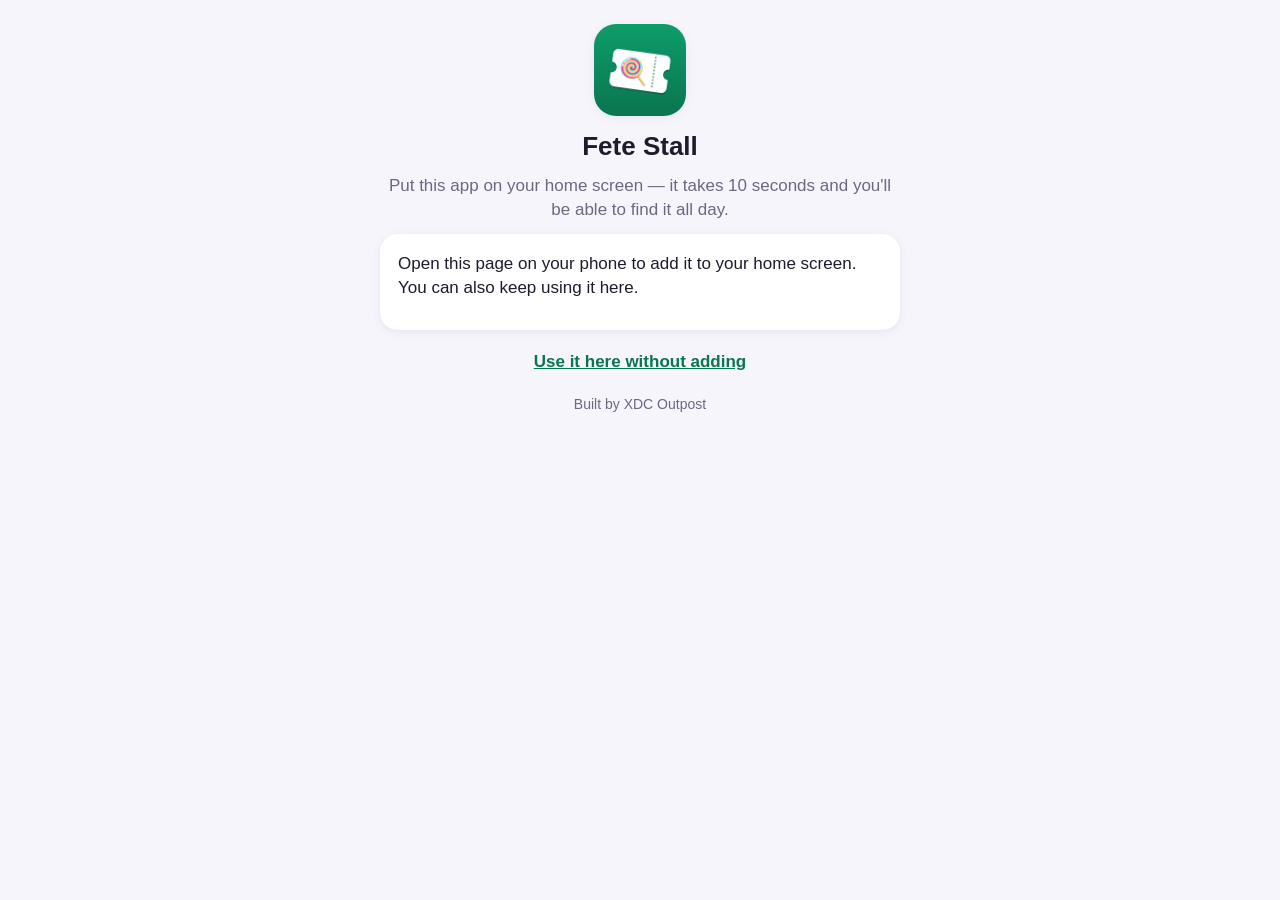
<file: stall/index.html>
<!DOCTYPE html>
<html lang="en">
<head>
<meta charset="utf-8">
<meta name="viewport" content="width=device-width, initial-scale=1, viewport-fit=cover">
<title>Fete Stall</title>
<meta name="theme-color" content="#0f9d6b">
<meta name="description" content="Take tickets at your stall">
<link rel="manifest" href="manifest.webmanifest">
<link rel="icon" type="image/png" href="../icons/stall-192.png">
<link rel="apple-touch-icon" href="../icons/stall-180.png">
<meta name="apple-mobile-web-app-capable" content="yes">
<meta name="mobile-web-app-capable" content="yes">
<meta name="apple-mobile-web-app-title" content="Fete Stall">
<meta name="apple-mobile-web-app-status-bar-style" content="black-translucent">
<link rel="stylesheet" href="../shared/app.css">
</head>
<body>
<header class="topbar">
  <div class="title"><b id="stallName">Fete Stall</b><small data-fete-name>&nbsp;</small></div>
  <button class="icon-btn" id="settingsBtn" aria-label="Settings">⚙️</button>
</header>

<main>
  <!-- SELL -->
  <section data-view="sell" hidden>
    <div id="backupNag" class="notice warn" hidden>
      <b>Save this stall's backup</b> — it keeps the tickets you've taken safe.
      <button class="btn small" id="backupNow">Save it now</button>
    </div>
    <div id="joinNote" class="notice info" hidden>
      <b>Last step:</b> show the organiser this stall's code so they can add you.
      <button class="btn small" id="joinCode">Show my stall's code</button>
    </div>
    <div id="noItems" class="card center" hidden>
      <h2>Add what you sell</h2>
      <p class="muted">Add your items and prices once, then just tap them to charge customers.</p>
      <button class="btn" id="addFirst">Add items</button>
    </div>
    <div class="grid3" id="items"></div>
    <div style="height:14px"></div>

    <div class="card" id="cartCard" hidden>
      <ul class="list" id="cart"></ul>
      <div class="row" style="align-items:center;margin-top:6px">
        <b style="font-size:20px">Total</b>
        <b style="font-size:26px;text-align:right;color:var(--brand-dark)" id="cartTotal">0</b>
      </div>
    </div>
    <button class="btn huge" id="chargeBtn" disabled>Charge</button>
    <div class="grid2">
      <button class="btn secondary" id="customBtn"><span class="emoji">🔢</span> Type amount</button>
      <button class="btn secondary" id="clearBtn">Clear</button>
    </div>
    <div class="grid3" style="margin-top:4px">
      <button class="btn ghost small" id="todayBtn" style="width:100%">📊 Today</button>
      <button class="btn ghost small" id="refundBtn" style="width:100%">↩️ Refund</button>
      <button class="btn ghost small" id="menuBtn" style="width:100%">✏️ Items</button>
    </div>
  </section>

  <!-- PAYMENT REQUEST -->
  <section data-view="request" hidden>
    <div class="center">
      <div class="muted">Customer pays</div>
      <div class="big-number" id="reqAmt">0</div>
      <div class="unit" id="reqUnit">tickets</div>
      <p class="muted small" id="reqItems" style="margin-top:6px"></p>
      <div class="qr big" id="reqQr"></div>
      <p><b>Customer:</b> scan this with your phone's camera, or in Fete Tickets tap <b>Pay at a stall</b>.</p>
      <div class="pill" id="reqStatus"><span class="spinner sm"></span>&nbsp; Waiting for payment…</div>
      <div style="height:16px"></div>
      <button class="btn ghost" id="reqCancel">Cancel</button>
    </div>
  </section>

  <!-- MENU EDITOR -->
  <section data-view="menu" hidden>
    <h1>Your items</h1>
    <p class="muted">Customers never see this list — it just makes charging quick.</p>
    <div class="card"><ul class="list" id="menuList"></ul></div>
    <div class="card">
      <h3>Add an item</h3>
      <label class="field"><span>Item</span><input class="input" id="newName" placeholder="e.g. Sausage sizzle" maxlength="30"></label>
      <label class="field"><span>Price in tickets</span><input class="input" id="newPrice" type="number" inputmode="decimal" min="0" step="0.5" placeholder="e.g. 3"></label>
      <button class="btn" id="addItem">Add item</button>
    </div>
    <button class="btn secondary" data-sell>Done</button>
  </section>

  <!-- TODAY -->
  <section data-view="today" hidden>
    <h1>Today</h1>
    <div class="card">
      <div class="stat-grid">
        <div class="stat"><b id="sTaken">0</b><span>tickets taken</span></div>
        <div class="stat"><b id="sMoney">$0</b><span>worth</span></div>
        <div class="stat"><b id="sCount">0</b><span>sales</span></div>
        <div class="stat"><b id="sHeld">–</b><span>tickets on this phone</span></div>
      </div>
    </div>
    <div class="card"><h3>Sales</h3><ul class="list" id="salesList"></ul></div>
    <button class="btn secondary" id="handInBtn">End of day: hand tickets in to organiser</button>
    <button class="btn ghost" id="myCodeBtn">Show this stall's code (for the organiser)</button>
    <button class="btn ghost" data-sell>Back</button>
  </section>

  <section data-view="mycode" hidden>
    <div class="center">
      <h1>This stall's code</h1>
      <p class="muted">The organiser scans this to add your stall and top up its running credit.</p>
      <div class="qr big" id="myQr"></div>
      <button class="btn secondary" data-sell>Back</button>
    </div>
  </section>
</main>
<script src="../config.js"></script>
<script src="../shared/vendor/ethers.umd.min.js"></script>
<script src="../shared/vendor/qrcode.js"></script>
<script src="../shared/vendor/jsQR.js"></script>
<script src="../shared/contract.js"></script>
<script src="../shared/core.js"></script>
<script src="app.js"></script>
</body>
</html>
</file>
<file: shared/app.css>
/* Fete Tickets — shared styles for every app */
:root {
  --brand: #6d3df5;
  --brand-dark: #4a22c4;
  --brand-soft: #efe9ff;
  --ink: #1d1b2c;
  --muted: #6b6880;
  --line: #e6e3ef;
  --bg: #f7f5fc;
  --card: #ffffff;
  --ok: #12a150;
  --ok-soft: #e3f8ec;
  --warn: #c77700;
  --warn-soft: #fff4dd;
  --bad: #d23246;
  --bad-soft: #ffe8eb;
  --radius: 18px;
  --shadow: 0 2px 10px rgba(40, 20, 90, .08);
  --safe-top: env(safe-area-inset-top, 0px);
  --safe-bottom: env(safe-area-inset-bottom, 0px);
}
body.role-customer  { --brand:#6d3df5; --brand-dark:#4a22c4; --brand-soft:#efe9ff; }
body.role-booth     { --brand:#f26a1b; --brand-dark:#c24d0a; --brand-soft:#ffeee3; }
body.role-stall     { --brand:#0f9d6b; --brand-dark:#0a7650; --brand-soft:#e0f6ee; }
body.role-organiser { --brand:#1f4fa8; --brand-dark:#133a80; --brand-soft:#e4ecfb; }

* { box-sizing: border-box; -webkit-tap-highlight-color: transparent; }
html, body { margin: 0; padding: 0; }
body {
  font-family: -apple-system, BlinkMacSystemFont, "Segoe UI", Roboto, "Helvetica Neue", Arial, sans-serif;
  background: var(--bg); color: var(--ink);
  font-size: 17px; line-height: 1.4;
  min-height: 100vh; min-height: 100dvh;
  display: flex; flex-direction: column;
  -webkit-user-select: none; user-select: none;
  overscroll-behavior-y: none;
}
input, textarea, select { -webkit-user-select: text; user-select: text; }
[hidden] { display: none !important; }

/* ---------- header / footer ---------- */
.topbar {
  position: sticky; top: 0; z-index: 20;
  background: var(--brand); color: #fff;
  padding: calc(10px + var(--safe-top)) 16px 10px;
  display: flex; align-items: center; gap: 10px;
  box-shadow: 0 2px 8px rgba(0,0,0,.12);
}
.topbar .title { flex: 1; min-width: 0; }
.topbar .title b { display: block; font-size: 19px; line-height: 1.2; }
.topbar .title small { display: block; opacity: .85; font-size: 13px; white-space: nowrap; overflow: hidden; text-overflow: ellipsis; }
.icon-btn {
  border: 0; background: rgba(255,255,255,.18); color: #fff;
  width: 42px; height: 42px; border-radius: 50%; font-size: 21px;
  display: grid; place-items: center; cursor: pointer; flex: none;
}
.icon-btn:active { background: rgba(255,255,255,.3); }
main { flex: 1; width: 100%; max-width: 560px; margin: 0 auto; padding: 16px 16px 24px; }
.footer { text-align: center; color: var(--muted); font-size: 12.5px; padding: 8px 16px calc(14px + var(--safe-bottom)); }
.footer a { color: inherit; }

/* ---------- cards & text ---------- */
.card { background: var(--card); border-radius: var(--radius); box-shadow: var(--shadow); padding: 18px; margin-bottom: 14px; }
.card h2, .card h3 { margin: 0 0 8px; }
h1 { font-size: 26px; margin: 6px 0 10px; }
h2 { font-size: 21px; }
h3 { font-size: 18px; }
p { margin: 0 0 12px; }
.muted { color: var(--muted); }
.small { font-size: 14px; }
.center { text-align: center; }
.big-number { font-size: 56px; font-weight: 800; line-height: 1; letter-spacing: -1px; color: var(--brand-dark); }
.big-number + .unit { font-size: 18px; font-weight: 600; color: var(--muted); margin-top: 4px; }
.hero { text-align: center; padding: 26px 18px; }
.pill { display: inline-block; padding: 3px 10px; border-radius: 99px; font-size: 13px; font-weight: 600; background: var(--brand-soft); color: var(--brand-dark); }
.pill.ok { background: var(--ok-soft); color: var(--ok); }
.pill.warn { background: var(--warn-soft); color: var(--warn); }
.pill.bad { background: var(--bad-soft); color: var(--bad); }
.notice { border-radius: 14px; padding: 12px 14px; margin-bottom: 14px; font-size: 15px; }
.notice.warn { background: var(--warn-soft); color: #7a4a00; }
.notice.bad { background: var(--bad-soft); color: #8a1426; }
.notice.ok { background: var(--ok-soft); color: #0b5e30; }
.notice.info { background: var(--brand-soft); color: var(--brand-dark); }
.notice button { margin-top: 8px; }
.steps { margin: 0; padding-left: 0; list-style: none; counter-reset: s; }
.steps li { counter-increment: s; position: relative; padding: 4px 0 12px 44px; min-height: 34px; }
.steps li::before {
  content: counter(s); position: absolute; left: 0; top: 0;
  width: 32px; height: 32px; border-radius: 50%;
  background: var(--brand); color: #fff; font-weight: 700; display: grid; place-items: center;
}

/* ---------- buttons ---------- */
.btn {
  display: flex; align-items: center; justify-content: center; gap: 10px;
  width: 100%; border: 0; border-radius: 16px; cursor: pointer;
  padding: 16px 18px; font-size: 18px; font-weight: 700; font-family: inherit;
  background: var(--brand); color: #fff; text-decoration: none;
  box-shadow: 0 3px 0 var(--brand-dark); margin-bottom: 12px;
  transition: transform .05s;
}
.btn:active { transform: translateY(2px); box-shadow: 0 1px 0 var(--brand-dark); }
.btn:disabled { opacity: .45; pointer-events: none; }
.btn.huge { padding: 22px 18px; font-size: 21px; border-radius: 20px; }
.btn.secondary { background: #fff; color: var(--brand-dark); box-shadow: 0 0 0 2px var(--brand-soft) inset, 0 3px 0 var(--line); }
.btn.ghost { background: transparent; color: var(--brand-dark); box-shadow: none; font-weight: 600; }
.btn.danger { background: var(--bad); box-shadow: 0 3px 0 #9b1e2f; }
.btn.ok { background: var(--ok); box-shadow: 0 3px 0 #0b7a3b; }
.btn .emoji { font-size: 24px; line-height: 1; }
.btn.small { padding: 10px 14px; font-size: 15px; width: auto; display: inline-flex; margin: 0; border-radius: 12px; }
.row { display: flex; gap: 10px; }
.row > * { flex: 1; }
.grid2 { display: grid; grid-template-columns: 1fr 1fr; gap: 12px; }
.grid3 { display: grid; grid-template-columns: 1fr 1fr 1fr; gap: 10px; }
.link { background: none; border: 0; color: var(--brand-dark); font: inherit; font-weight: 600; text-decoration: underline; cursor: pointer; padding: 6px; }

/* big amount buttons (ticket booth) */
.amount-btn {
  border: 0; border-radius: 18px; background: #fff; box-shadow: var(--shadow), 0 0 0 2px var(--brand-soft) inset;
  padding: 18px 8px; cursor: pointer; font-family: inherit; color: var(--ink);
}
.amount-btn b { display: block; font-size: 30px; color: var(--brand-dark); }
.amount-btn span { display: block; font-size: 14px; color: var(--muted); margin-top: 2px; }
.amount-btn:active { background: var(--brand-soft); }

/* menu items (stall) */
.item-btn {
  position: relative; border: 0; border-radius: 16px; background: #fff; cursor: pointer; font-family: inherit;
  box-shadow: var(--shadow), 0 0 0 2px var(--brand-soft) inset; padding: 14px 8px; min-height: 92px; color: var(--ink);
}
.item-btn .nm { display: block; font-weight: 700; font-size: 16px; line-height: 1.2; }
.item-btn .pr { display: block; margin-top: 6px; color: var(--brand-dark); font-weight: 700; }
.item-btn .qty {
  position: absolute; top: -6px; right: -6px; min-width: 28px; height: 28px; border-radius: 14px; padding: 0 6px;
  background: var(--brand); color: #fff; font-weight: 800; display: grid; place-items: center; font-size: 15px;
}
.item-btn:active { background: var(--brand-soft); }

/* ---------- lists ---------- */
.list { list-style: none; margin: 0; padding: 0; }
.list li { display: flex; align-items: center; gap: 12px; padding: 12px 2px; border-bottom: 1px solid var(--line); }
.list li:last-child { border-bottom: 0; }
.list .grow { flex: 1; min-width: 0; }
.list .grow b, .list .grow span { display: block; overflow: hidden; text-overflow: ellipsis; white-space: nowrap; }
.list .grow span { font-size: 13.5px; color: var(--muted); }
.list .amt { font-weight: 700; white-space: nowrap; }
.amt.plus { color: var(--ok); }
.amt.minus { color: var(--ink); }
.list .ico { width: 38px; height: 38px; flex: none; border-radius: 50%; background: var(--brand-soft); display: grid; place-items: center; font-size: 18px; }
.list li.empty { display: block; }
.empty { text-align: center; color: var(--muted); padding: 18px 8px; font-size: 15px; }
.stat-grid { display: grid; grid-template-columns: 1fr 1fr; gap: 10px; }
.stat { background: var(--bg); border-radius: 14px; padding: 12px; }
.stat b { display: block; font-size: 24px; color: var(--brand-dark); }
.stat span { font-size: 13px; color: var(--muted); }

/* ---------- forms ---------- */
label.field { display: block; margin-bottom: 14px; }
label.field > span { display: block; font-weight: 600; margin-bottom: 6px; font-size: 15px; }
.input, select.input, textarea.input {
  width: 100%; font: inherit; font-size: 19px; padding: 14px; border-radius: 14px;
  border: 2px solid var(--line); background: #fff; color: var(--ink); outline: none;
}
.input:focus { border-color: var(--brand); }
textarea.input { min-height: 110px; font-size: 15px; resize: vertical; }
.input.money { font-size: 30px; font-weight: 800; text-align: center; }
.check { display: flex; gap: 12px; align-items: flex-start; font-size: 16px; margin: 6px 0 16px; }
.check input { width: 26px; height: 26px; flex: none; accent-color: var(--brand); }
.seg { display: flex; background: var(--bg); border-radius: 14px; padding: 4px; gap: 4px; margin-bottom: 14px; }
.seg button { flex: 1; border: 0; border-radius: 11px; padding: 12px; font: inherit; font-weight: 700; background: transparent; color: var(--muted); cursor: pointer; }
.seg button.on { background: #fff; color: var(--brand-dark); box-shadow: var(--shadow); }

/* ---------- QR ---------- */
.qr { background: #fff; border-radius: 20px; padding: 14px; width: min(78vw, 340px); margin: 0 auto 14px; box-shadow: var(--shadow); }
.qr svg { display: block; width: 100%; height: auto; }
.qr.big { width: min(86vw, 400px); }

/* ---------- overlays: sheet / modal ---------- */
.overlay {
  position: fixed; inset: 0; z-index: 170; /* above the scanner (150) so type-in/confirm sheets show over the camera */ background: rgba(20, 12, 50, .55);
  display: flex; align-items: flex-end; justify-content: center;
  animation: fadeIn .15s ease-out;
}
.sheet {
  background: #fff; width: 100%; max-width: 560px; max-height: 92vh; overflow-y: auto;
  border-radius: 24px 24px 0 0; padding: 22px 18px calc(18px + var(--safe-bottom));
  animation: slideUp .2s ease-out; -webkit-overflow-scrolling: touch;
}
.sheet h2 { margin: 0 0 10px; }
.sheet .err { color: var(--bad); font-weight: 600; margin: -4px 0 12px; font-size: 15px; }
@media (min-width: 700px) { .overlay { align-items: center; } .sheet { border-radius: 24px; } }
.fullscreen {
  position: fixed; inset: 0; z-index: 90; background: var(--bg); overflow-y: auto;
  display: flex; flex-direction: column;
}
.fullscreen .inner { width: 100%; max-width: 560px; margin: 0 auto; padding: calc(24px + var(--safe-top)) 20px calc(24px + var(--safe-bottom)); flex: 1; }
@keyframes fadeIn { from { opacity: 0; } to { opacity: 1; } }
@keyframes slideUp { from { transform: translateY(40px); opacity: .6; } to { transform: none; opacity: 1; } }

/* busy spinner */
.busy { position: fixed; inset: 0; z-index: 200; background: rgba(255,255,255,.92); display: grid; place-items: center; text-align: center; padding: 30px; }
.spinner { width: 64px; height: 64px; border-radius: 50%; border: 7px solid var(--brand-soft); border-top-color: var(--brand); animation: spin .8s linear infinite; margin: 0 auto 18px; }
.spinner.sm { width: 26px; height: 26px; border-width: 4px; margin: 0; display: inline-block; vertical-align: middle; }
@keyframes spin { to { transform: rotate(360deg); } }
.busy b { font-size: 21px; display: block; }

/* success / failure splash */
.splash { position: fixed; inset: 0; z-index: 210; display: grid; place-items: center; text-align: center; color: #fff; padding: 30px; animation: fadeIn .12s; }
.splash.ok { background: var(--ok); }
.splash.bad { background: var(--bad); }
.splash .mark { font-size: 120px; line-height: 1; animation: pop .35s cubic-bezier(.2,1.6,.4,1); }
.splash h1 { font-size: 36px; margin: 16px 0 6px; }
.splash p { font-size: 20px; opacity: .95; }
@keyframes pop { from { transform: scale(.2); } to { transform: scale(1); } }

/* toast */
.toast {
  position: fixed; left: 50%; bottom: calc(24px + var(--safe-bottom)); transform: translateX(-50%);
  z-index: 300; background: var(--ink); color: #fff; padding: 13px 18px; border-radius: 14px;
  font-weight: 600; max-width: 90vw; box-shadow: 0 6px 24px rgba(0,0,0,.25); animation: slideUp .2s;
  pointer-events: none; /* never block a tap on the button underneath */
}
.toast.ok { background: var(--ok); }
.toast.bad { background: var(--bad); }

/* offline banner */
.netbar { background: var(--warn-soft); color: #7a4a00; text-align: center; font-size: 14px; padding: 7px 12px; font-weight: 600; }

/* ---------- scanner ---------- */
.scanner { position: fixed; inset: 0; z-index: 150; background: #000; color: #fff; display: flex; flex-direction: column; }
.scanner video { position: absolute; inset: 0; width: 100%; height: 100%; object-fit: cover; }
.scanner .frame {
  position: absolute; left: 50%; top: 46%; width: min(70vw, 300px); aspect-ratio: 1; transform: translate(-50%, -50%);
  border-radius: 24px; box-shadow: 0 0 0 100vmax rgba(0,0,0,.45); border: 4px solid rgba(255,255,255,.9);
}
.scanner .top, .scanner .bottom { position: relative; z-index: 2; padding: calc(18px + var(--safe-top)) 20px 14px; text-align: center; }
.scanner .top b { display: block; font-size: 22px; }
.scanner .top span { opacity: .85; font-size: 15px; }
.scanner .bottom { margin-top: auto; padding-bottom: calc(22px + var(--safe-bottom)); }
.scanner .msg { display: inline-block; background: var(--bad); padding: 8px 14px; border-radius: 12px; font-weight: 600; margin-bottom: 12px; }
.scanner .btn.secondary { background: rgba(255,255,255,.95); }
.scanner .link { color: #fff; display: block; width: 100%; padding: 12px 6px; font-size: 16px; }

/* ---------- install gate ---------- */
.install-arrow { font-size: 54px; text-align: center; animation: bob 1s ease-in-out infinite; margin: 8px 0; }
@keyframes bob { 50% { transform: translateY(10px); } }
.share-ico { display: inline-block; vertical-align: -4px; width: 22px; height: 22px; }
.appicon { width: 92px; height: 92px; border-radius: 22px; box-shadow: var(--shadow); display: block; margin: 0 auto 12px; }

/* ---------- printing (posters) ---------- */
.print-only { display: none; }
@media print {
  body * { visibility: hidden; }
  .print-area, .print-area * { visibility: visible; }
  .print-area { position: absolute; left: 0; top: 0; width: 100%; }
  .print-only { display: block; }
  .no-print { display: none !important; }
}
</file>
